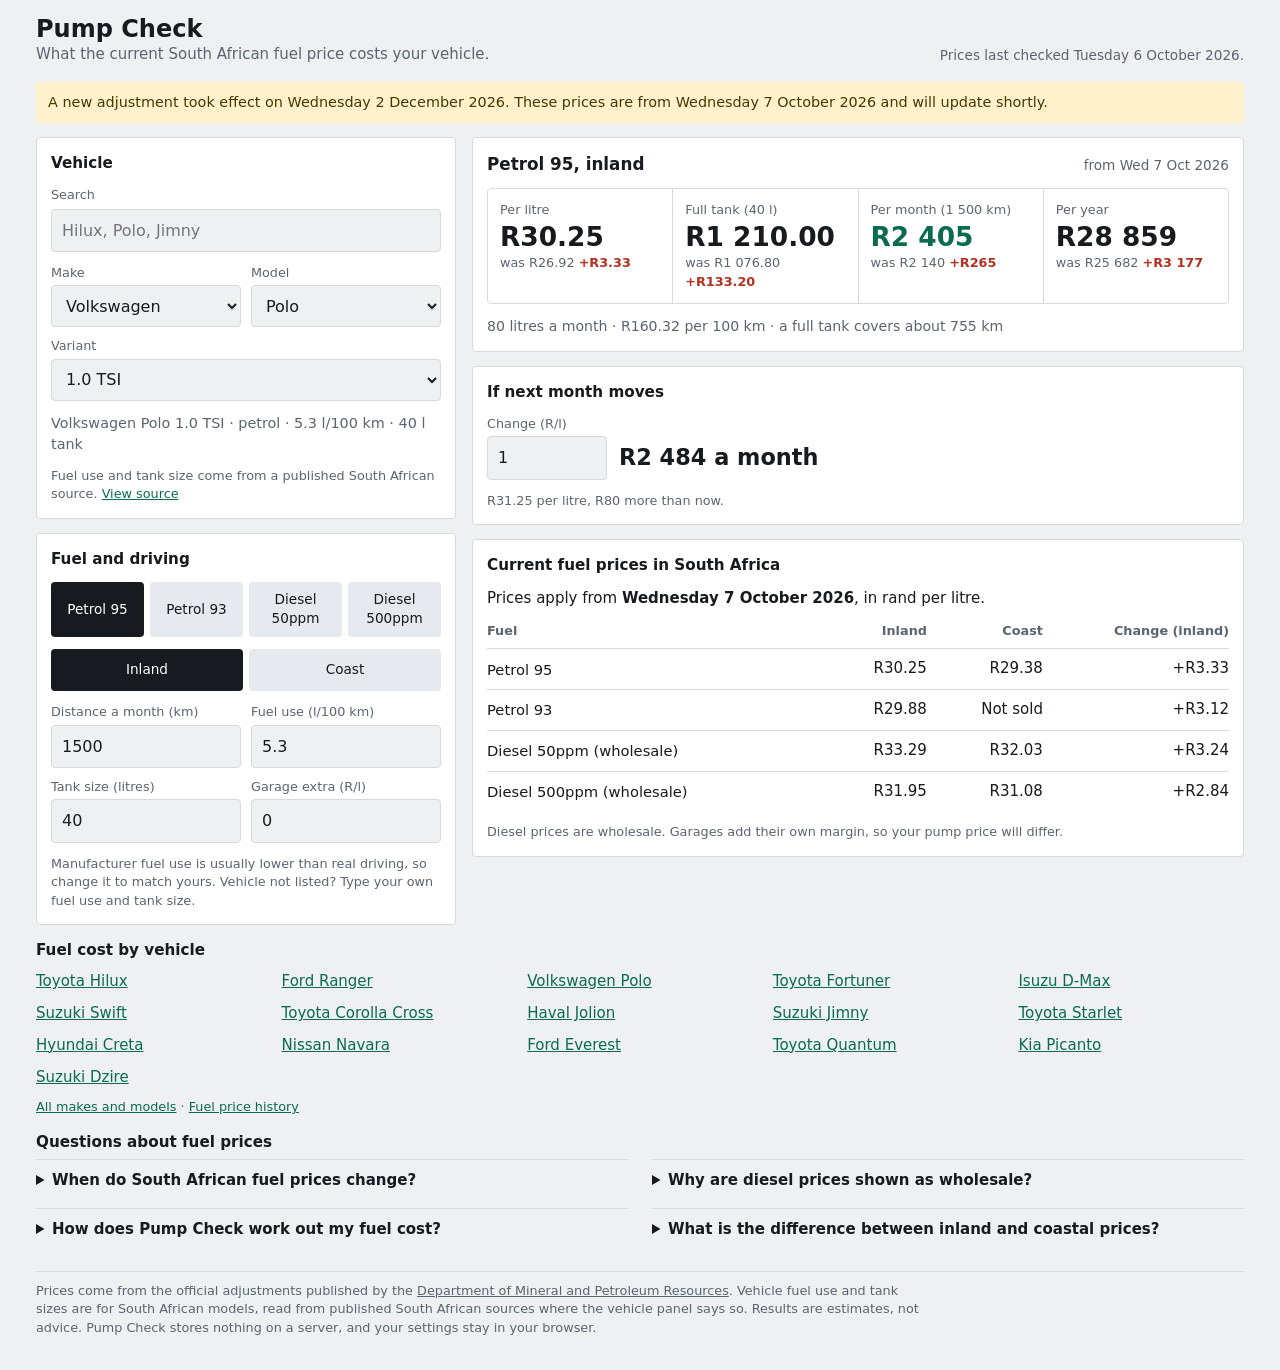
<file: index.html>
<!doctype html>
<html lang="en-ZA">
<head>
<meta charset="utf-8">
<meta name="viewport" content="width=device-width, initial-scale=1, viewport-fit=cover">
<title>Petrol and Diesel Price Calculator South Africa (October 2026) | Pump Check</title>
<meta name="description" data-dyn="desc" content="Check what South Africa's October 2026 petrol and diesel prices cost your car. Pick your vehicle and see your cost per fill-up, month and year.">
<meta http-equiv="Content-Security-Policy" content="default-src 'none'; script-src 'self'; style-src 'self'; img-src 'self' data:; connect-src 'self'; manifest-src 'self'; base-uri 'none'; form-action 'none'">
<meta name="referrer" content="strict-origin-when-cross-origin">
<meta name="color-scheme" content="light dark">
<meta name="theme-color" content="#14181C">
<meta name="robots" content="index, follow, max-image-preview:large">
<link rel="canonical" href="https://westonjn.github.io/PumpCheck/">
<link rel="icon" href="assets/favicon.svg" type="image/svg+xml">
<link rel="apple-touch-icon" href="assets/apple-touch-icon.png">
<link rel="manifest" href="manifest.webmanifest">
<link rel="stylesheet" href="styles.css">
<meta property="og:type" content="website">
<meta property="og:site_name" content="Pump Check">
<meta property="og:locale" content="en_ZA">
<meta property="og:title" data-dyn="ogtitle" content="Petrol and Diesel Price Calculator South Africa (October 2026)">
<meta property="og:description" data-dyn="ogdesc" content="Petrol 95 is R30.25 a litre inland from Wednesday 7 October 2026. See what it costs your car.">
<meta property="og:url" content="https://westonjn.github.io/PumpCheck/">
<meta property="og:image" content="https://westonjn.github.io/PumpCheck/assets/og-image.png">
<meta property="og:image:width" content="1200">
<meta property="og:image:height" content="630">
<meta property="og:image:alt" content="Pump Check: what the fuel price costs you">
<meta name="twitter:card" content="summary_large_image">
<script type="application/ld+json">
{
  "@context": "https://schema.org",
  "@graph": [
    {
      "@type": "WebApplication",
      "@id": "https://westonjn.github.io/PumpCheck/#app",
      "name": "Pump Check",
      "url": "https://westonjn.github.io/PumpCheck/",
      "description": "A free calculator that shows what South African petrol and diesel prices cost your vehicle per litre, fill-up, month and year.",
      "applicationCategory": "UtilitiesApplication",
      "operatingSystem": "Any",
      "inLanguage": "en-ZA",
      "areaServed": { "@type": "Country", "name": "South Africa" },
      "offers": { "@type": "Offer", "price": "0", "priceCurrency": "ZAR" },
      "dateModified": "2026-10-06"
    },
    {
      "@type": "FAQPage",
      "mainEntity": [
        {
          "@type": "Question",
          "name": "When do South African fuel prices change?",
          "acceptedAnswer": { "@type": "Answer", "text": "Petrol and diesel prices are adjusted on the first Wednesday of every month. The Department of Mineral and Petroleum Resources announces the change a few days earlier." }
        },
        {
          "@type": "Question",
          "name": "Why are diesel prices shown as wholesale?",
          "acceptedAnswer": { "@type": "Answer", "text": "The government sets the wholesale diesel price only. Garages add their own margin, so the pump price differs from station to station. Pump Check lets you add your garage's extra rand per litre." }
        },
        {
          "@type": "Question",
          "name": "How does Pump Check work out my fuel cost?",
          "acceptedAnswer": { "@type": "Answer", "text": "It multiplies the litres you use by the price per litre. Litres come from your distance and your vehicle's fuel use in litres per 100 km. Manufacturer figures are usually lower than real driving, so you can change the fuel use to match your own." }
        },
        {
          "@type": "Question",
          "name": "What is the difference between inland and coastal fuel prices?",
          "acceptedAnswer": { "@type": "Answer", "text": "Fuel is cheaper at the coast because it costs less to transport. Gauteng and other inland areas pay the inland price. Petrol 93 is sold inland only." }
        }
      ]
    }
  ]
}
</script>
</head>
<body>
<a class="skip" href="#calc">Skip to the calculator</a>
<div class="page">
  <header class="top">
    <div>
      <h1>Pump Check</h1>
      <p class="lede">What the current South African fuel price costs your vehicle.</p>
    </div>
    <p class="meta" id="updated"></p>
  </header>

  <div id="stale" class="notice" role="status" hidden></div>
  <div id="upcoming" class="notice soft" role="status" hidden></div>

  <div class="app" id="calc">
    <div class="col">
      <section class="panel vehicle" aria-labelledby="h-vehicle">
        <h2 id="h-vehicle">Vehicle</h2>
        <div class="field">
          <label for="vq">Search</label>
          <div class="combo">
            <input id="vq" type="text" role="combobox" aria-expanded="false" aria-controls="vlist" aria-autocomplete="list" autocomplete="off" autocapitalize="off" spellcheck="false" placeholder="Hilux, Polo, Jimny" maxlength="60">
            <ul id="vlist" role="listbox" aria-label="Matching vehicles" hidden></ul>
          </div>
        </div>
        <div class="selects">
          <label for="vmake">Make<select id="vmake"></select></label>
          <label for="vmodel">Model<select id="vmodel"></select></label>
          <label for="vvar" class="wide">Variant<select id="vvar"></select></label>
        </div>
        <p class="summary" id="vsum"></p>
        <p class="hint" id="vsrc" hidden></p>
      </section>

      <section class="panel settings" aria-labelledby="h-fuel">
        <h2 id="h-fuel">Fuel and driving</h2>
        <div class="seg four" id="gradeSeg" role="group" aria-label="Fuel grade"></div>
        <div class="seg two" id="regSeg" role="group" aria-label="Region">
          <button type="button" data-r="inland" aria-pressed="true">Inland</button>
          <button type="button" data-r="coast" aria-pressed="false">Coast</button>
        </div>
        <p class="hint" id="note" hidden></p>
        <div class="fields">
          <label for="km">Distance a month (km)<input id="km" type="number" inputmode="decimal" value="1500" min="0" max="100000"></label>
          <label for="cons">Fuel use (l/100 km)<input id="cons" type="number" inputmode="decimal" value="5.4" min="0" max="40" step="0.1"></label>
          <label for="tank">Tank size (litres)<input id="tank" type="number" inputmode="decimal" value="40" min="0" max="300"></label>
          <label for="adj">Garage extra (R/l)<input id="adj" type="number" inputmode="decimal" value="0" min="-5" max="20" step="0.01"></label>
        </div>
        <p class="hint">Manufacturer fuel use is usually lower than real driving, so change it to match yours. Vehicle not listed? Type your own fuel use and tank size.</p>
      </section>

    </div>

    <div class="col">
      <section class="panel results" aria-labelledby="resTitle" aria-live="polite">
        <div class="head">
          <h2 id="resTitle">Loading prices</h2>
          <span class="meta" id="resMeta"></span>
        </div>
        <div class="strip">
          <div class="cell"><span class="k">Per litre</span><span class="v" id="vLitre">R&ndash;</span><span class="d" id="dLitre"></span></div>
          <div class="cell"><span class="k" id="lbTank">Full tank</span><span class="v" id="vTank">R&ndash;</span><span class="d" id="dTank"></span></div>
          <div class="cell main"><span class="k" id="lbMonth">Per month</span><span class="v" id="vMonth">R&ndash;</span><span class="d" id="dMonth"></span></div>
          <div class="cell"><span class="k">Per year</span><span class="v" id="vYear">R&ndash;</span><span class="d" id="dYear"></span></div>
        </div>
        <p class="usage" id="litres"></p>
      </section>

      <section class="panel whatif" aria-labelledby="h-next">
        <h2 id="h-next">If next month moves</h2>
        <div class="inline">
          <label for="nxt">Change (R/l)<input id="nxt" type="number" inputmode="decimal" value="1" min="-10" max="10" step="0.1"></label>
          <div class="out" id="nxtOut"></div>
        </div>
        <p class="hint" id="nxtNote"></p>
      </section>

      <section class="panel prose" aria-labelledby="h-prices">
        <h2 id="h-prices">Current fuel prices in South Africa</h2>
<!--PRICES:START-->
<p>Prices apply from <strong>Wednesday 7 October 2026</strong>, in rand per litre.</p>
<div class="scroll"><table class="tbl pt">
<caption class="sr">South African fuel prices, October 2026</caption>
<thead><tr><th scope="col">Fuel</th><th scope="col">Inland</th><th scope="col">Coast</th><th scope="col">Change (inland)</th></tr></thead>
<tbody>
<tr><th scope="row">Petrol 95</th><td>R30.25</td><td>R29.38</td><td>+R3.33</td></tr>
<tr><th scope="row">Petrol 93</th><td>R29.88</td><td>Not sold</td><td>+R3.12</td></tr>
<tr><th scope="row">Diesel 50ppm (wholesale)</th><td>R33.29</td><td>R32.03</td><td>+R3.24</td></tr>
<tr><th scope="row">Diesel 500ppm (wholesale)</th><td>R31.95</td><td>R31.08</td><td>+R2.84</td></tr>
</tbody></table></div>
<!--PRICES:END-->
        <p class="hint">Diesel prices are wholesale. Garages add their own margin, so your pump price will differ.</p>
      </section>
    </div>
  </div>

  <section class="browse" aria-labelledby="h-browse">
    <h2 id="h-browse">Fuel cost by vehicle</h2>
<!--POPULAR:START-->
<ul class="linklist">
<li><a href="cars/toyota-hilux/">Toyota Hilux</a></li>
<li><a href="cars/ford-ranger/">Ford Ranger</a></li>
<li><a href="cars/volkswagen-polo/">Volkswagen Polo</a></li>
<li><a href="cars/toyota-fortuner/">Toyota Fortuner</a></li>
<li><a href="cars/isuzu-d-max/">Isuzu D-Max</a></li>
<li><a href="cars/suzuki-swift/">Suzuki Swift</a></li>
<li><a href="cars/toyota-corolla-cross/">Toyota Corolla Cross</a></li>
<li><a href="cars/haval-jolion/">Haval Jolion</a></li>
<li><a href="cars/suzuki-jimny/">Suzuki Jimny</a></li>
<li><a href="cars/toyota-starlet/">Toyota Starlet</a></li>
<li><a href="cars/hyundai-creta/">Hyundai Creta</a></li>
<li><a href="cars/nissan-navara/">Nissan Navara</a></li>
<li><a href="cars/ford-everest/">Ford Everest</a></li>
<li><a href="cars/toyota-quantum/">Toyota Quantum</a></li>
<li><a href="cars/kia-picanto/">Kia Picanto</a></li>
<li><a href="cars/suzuki-dzire/">Suzuki Dzire</a></li>
</ul>
<p class="hint"><a href="cars/">All makes and models</a> · <a href="fuel-price-history/">Fuel price history</a></p>
<!--POPULAR:END-->
  </section>

  <section class="faq" aria-labelledby="h-faq">
    <h2 id="h-faq">Questions about fuel prices</h2>
    <div class="faqgrid">
      <details>
        <summary>When do South African fuel prices change?</summary>
        <p>Petrol and diesel prices are adjusted on the first Wednesday of every month. The Department of Mineral and Petroleum Resources announces the change a few days earlier. Pump Check switches to the new prices on the day they take effect.</p>
      </details>
      <details>
        <summary>Why are diesel prices shown as wholesale?</summary>
        <p>The government sets the wholesale diesel price only. Garages add their own margin, so the pump price differs from station to station. Add your garage's extra rand per litre in the calculator to match your receipt.</p>
      </details>
      <details>
        <summary>How does Pump Check work out my fuel cost?</summary>
        <p>It multiplies the litres you use by the price per litre. Litres come from your distance and your vehicle's fuel use in litres per 100 km. Each figure also shows the price from the previous adjustment, so you can see what the increase costs you.</p>
      </details>
      <details>
        <summary>What is the difference between inland and coastal prices?</summary>
        <p>Fuel is cheaper at the coast because it costs less to transport. Gauteng and other inland areas pay the inland price. Petrol 93 is sold inland only.</p>
      </details>
    </div>
  </section>

  <footer class="foot">
    <p>Prices come from the official adjustments published by the <a href="https://www.dmpr.gov.za/Branches/Petroleum-Resources/Fuel-Prices" rel="noopener noreferrer">Department of Mineral and Petroleum Resources</a>. Vehicle fuel use and tank sizes are for South African models, read from published South African sources where the vehicle panel says so. Results are estimates, not advice. Pump Check stores nothing on a server, and your settings stay in your browser.</p>
  </footer>
</div>
<noscript><p class="ns">The calculator needs JavaScript. The current fuel prices are listed on this page.</p></noscript>
<script src="app.js" defer></script>
</body>
</html>
</file>
<file: styles.css>
/* Layout: full width. Two columns from 960px (inputs left, results right); one column on phones with results right after the vehicle. */
:root{
  --bg:#EEF0F2; --surface:#FFFFFF; --ink:#171A1E; --muted:#5A6570; --line:#D6DADF;
  --accent:#0B6B52; --up:#B4311F; --chip:#E6E9ED; --chip-on:#171A1E; --chip-on-ink:#FFFFFF;
  --focus:#1F5FBF; --notice:#FFF1CC; --notice-ink:#4A3600; --soft:#E2EAF2; --soft-ink:#1D2F4A;
  --font:system-ui,-apple-system,"Segoe UI",Roboto,"Helvetica Neue",Arial,sans-serif;
  color-scheme:light;
}
@media (prefers-color-scheme:dark){:root{
  --bg:#101316; --surface:#181C20; --ink:#E8EBEE; --muted:#9BA5AF; --line:#2A3036;
  --accent:#4FC09C; --up:#FF8A78; --chip:#242A30; --chip-on:#E8EBEE; --chip-on-ink:#101316;
  --focus:#7DB0FF; --notice:#3A2E0B; --notice-ink:#FFE9A8; --soft:#1B2735; --soft-ink:#C6D8F2;
  color-scheme:dark}}
*{box-sizing:border-box}
html{-webkit-text-size-adjust:100%}
body{margin:0;background:var(--bg);color:var(--ink);font-family:var(--font);font-size:15px;line-height:1.45;
  padding-inline:clamp(16px,3vw,36px);padding-block:0 32px}
.page{width:100%;display:flex;flex-direction:column;gap:14px}
.skip{position:absolute;left:-999px;top:0;background:var(--ink);color:var(--bg);padding:10px 14px;z-index:5}
.skip:focus{left:8px;top:8px}
.sr{position:absolute;width:1px;height:1px;overflow:hidden;clip:rect(0 0 0 0);white-space:nowrap}
.top{display:flex;justify-content:space-between;align-items:flex-end;gap:12px;flex-wrap:wrap;padding-block:16px 2px}
h1{font-size:1.5rem;line-height:1.1;margin:0;font-weight:700}
h2{font-size:.95rem;margin:0;font-weight:650}
.lede{color:var(--muted);margin:2px 0 0}
.meta{color:var(--muted);font-size:.85rem;margin:0}
.notice{background:var(--notice);color:var(--notice-ink);border-radius:4px;padding:10px 12px;font-size:.9rem}
.notice.soft{background:var(--soft);color:var(--soft-ink)}

.app{display:flex;flex-direction:column;gap:14px}
.col{display:contents}
.vehicle{order:1}.results{order:2}.settings{order:3}.whatif{order:4}.prose{order:5}
@media (min-width:960px){
  .app{display:grid;grid-template-columns:minmax(340px,420px) minmax(0,1fr);gap:16px;align-items:start}
  .col{display:flex;flex-direction:column;gap:14px;min-width:0}
}
.panel{background:var(--surface);border:1px solid var(--line);border-radius:4px;padding:14px;display:flex;flex-direction:column;gap:12px;min-width:0}

.field{display:flex;flex-direction:column;gap:4px}
label{display:flex;flex-direction:column;gap:3px;font-size:.8rem;color:var(--muted);min-width:0}
.field>label{display:block}
input,select{font:inherit;font-size:1rem;color:var(--ink);background:var(--bg);border:1px solid var(--line);
  border-radius:4px;padding:9px 10px;min-height:42px;width:100%;font-variant-numeric:tabular-nums;min-width:0}
select{text-overflow:ellipsis}
button:focus-visible,input:focus-visible,select:focus-visible,summary:focus-visible,a:focus-visible{outline:3px solid var(--focus);outline-offset:2px}
.combo{position:relative}
#vlist{position:absolute;z-index:4;left:0;right:0;top:calc(100% + 4px);margin:0;padding:4px;list-style:none;background:var(--surface);
  border:1px solid var(--line);border-radius:4px;max-height:340px;overflow-y:auto;box-shadow:0 8px 24px rgba(0,0,0,.18)}
#vlist li{padding:9px 10px;border-radius:3px;cursor:pointer;display:flex;justify-content:space-between;gap:12px;min-height:42px;align-items:center}
#vlist li[aria-selected="true"],#vlist li:hover{background:var(--chip)}
#vlist li.none{cursor:default;color:var(--muted)}
#vlist .tagline{font-size:.78rem;color:var(--muted);white-space:nowrap}
.selects{display:grid;grid-template-columns:1fr 1fr;gap:10px}
.selects .wide{grid-column:1/-1}
.summary{margin:0;font-variant-numeric:tabular-nums;font-size:.9rem;color:var(--muted)}
.hint{font-size:.8rem;color:var(--muted);margin:0}
.hint.warn{color:var(--up)}

.seg{display:grid;gap:6px}
.seg.four{grid-template-columns:repeat(4,1fr)}
.seg.two{grid-template-columns:repeat(2,1fr)}
.seg button{font:inherit;font-size:.85rem;font-weight:500;background:var(--chip);color:var(--ink);border:0;border-radius:4px;padding:8px 6px;min-height:42px;cursor:pointer}
.seg button[aria-pressed="true"]{background:var(--chip-on);color:var(--chip-on-ink)}
@media (max-width:520px){.seg.four{grid-template-columns:repeat(2,1fr)}}
.fields{display:grid;grid-template-columns:1fr 1fr;gap:10px}

.head{display:flex;justify-content:space-between;align-items:baseline;gap:10px;flex-wrap:wrap}
.head h2{font-size:1.05rem}
.strip{display:grid;grid-template-columns:repeat(2,minmax(0,1fr));gap:1px;background:var(--line);border:1px solid var(--line);border-radius:4px;overflow:hidden}
@media (min-width:700px){.strip{grid-template-columns:repeat(4,minmax(0,1fr))}}
.cell{background:var(--surface);padding:12px;display:flex;flex-direction:column;gap:2px;min-width:0}
.cell .k{font-size:.8rem;color:var(--muted)}
.cell .v{font-size:1.65rem;font-weight:700;line-height:1.15;font-variant-numeric:tabular-nums;overflow-wrap:anywhere}
.cell.main .v{color:var(--accent)}
.cell .d{font-size:.8rem;color:var(--muted);font-variant-numeric:tabular-nums;min-height:1.2em}
.cell .d b{color:var(--up);font-weight:650}
.usage{margin:0;font-size:.88rem;color:var(--muted)}

.whatif .inline{display:grid;grid-template-columns:120px 1fr;gap:12px;align-items:end}
.out{font-size:1.4rem;font-weight:700;font-variant-numeric:tabular-nums;padding-bottom:6px}

.scroll{overflow-x:auto}
.tbl{width:100%;border-collapse:collapse;font-variant-numeric:tabular-nums}
.tbl th{font-size:.8rem;color:var(--muted);text-align:right;font-weight:600;padding:0 0 8px}
.tbl th:first-child{text-align:left}
.tbl td{padding:9px 0 9px 10px;border-top:1px solid var(--line);text-align:right;white-space:nowrap}
.tbl tbody th{font-size:.92rem;color:var(--ink);font-weight:500;text-align:left;padding:9px 8px 9px 0;border-top:1px solid var(--line)}
.prose p{margin:0}

.faq{display:flex;flex-direction:column;gap:6px}
.faqgrid{display:grid;grid-template-columns:1fr;gap:0 24px}
@media (min-width:960px){.faqgrid{grid-template-columns:1fr 1fr}}
details{border-top:1px solid var(--line);padding-block:10px}
summary{cursor:pointer;font-weight:600;min-height:28px}
details p{margin:6px 0 0;color:var(--muted);max-width:75ch}
.foot{font-size:.8rem;color:var(--muted);border-top:1px solid var(--line);padding-top:10px}
.foot p{margin:0;max-width:110ch}
.foot a{color:inherit}
.ns{padding:12px;margin:16px 0;background:var(--notice);color:var(--notice-ink);border-radius:4px}

/* Static pages */
.crumbs{font-size:.85rem;color:var(--muted);margin:0}
.crumbs a,.linklist a,.prose a,.browse a,.faq a{color:var(--accent)}
.linklist{list-style:none;margin:0;padding:0;display:grid;grid-template-columns:repeat(auto-fill,minmax(210px,1fr));gap:6px 20px}
.linklist li{padding-block:2px}
.browse{display:flex;flex-direction:column;gap:8px}
.cta{display:inline-block;background:var(--chip-on);color:var(--chip-on-ink);padding:10px 14px;border-radius:4px;text-decoration:none;font-weight:600;align-self:flex-start}
.article{display:flex;flex-direction:column;gap:14px;max-width:1100px}
.article h1{font-size:1.7rem}
.article p{margin:0;max-width:75ch}
.tbl td.l,.tbl th.l{text-align:left}
.brand-line{margin:0;font-weight:700;font-size:1.2rem}
.brand-line a{color:inherit;text-decoration:none}
.hint a{color:var(--accent)}
</file>
